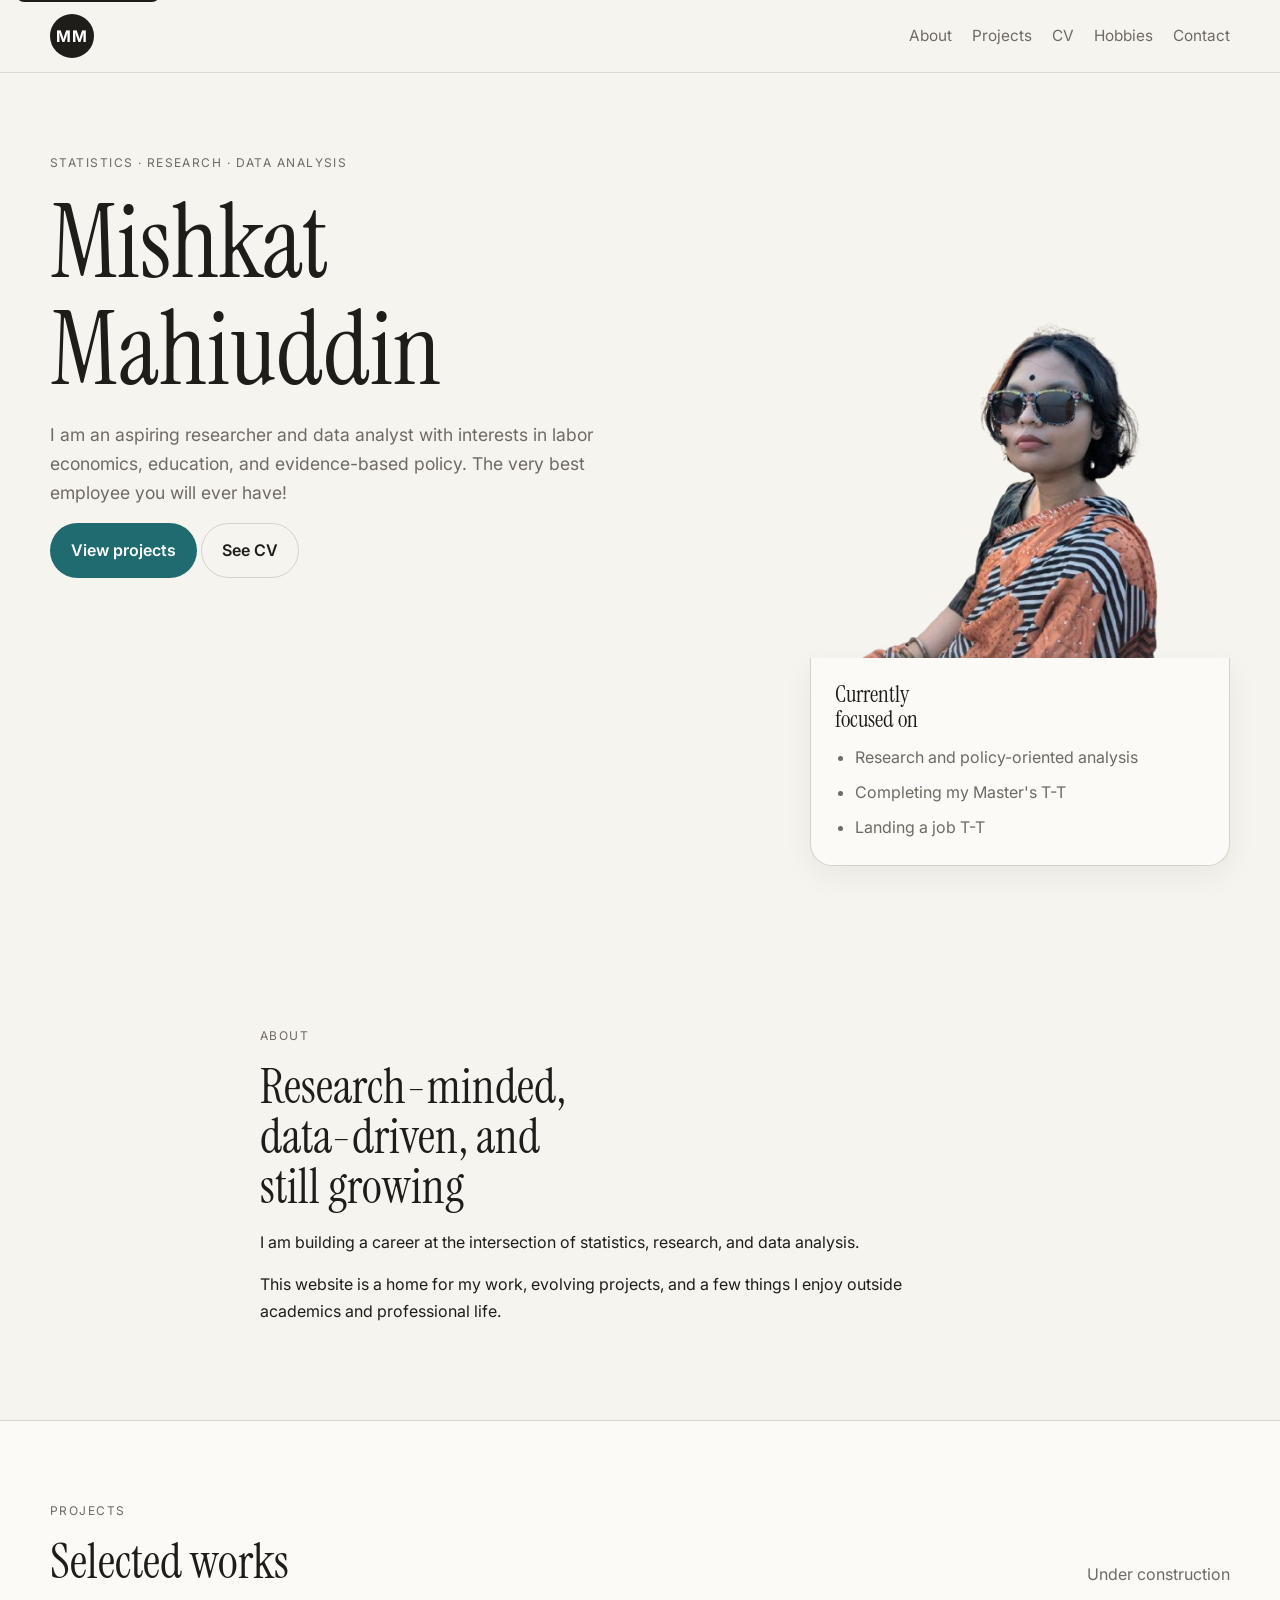
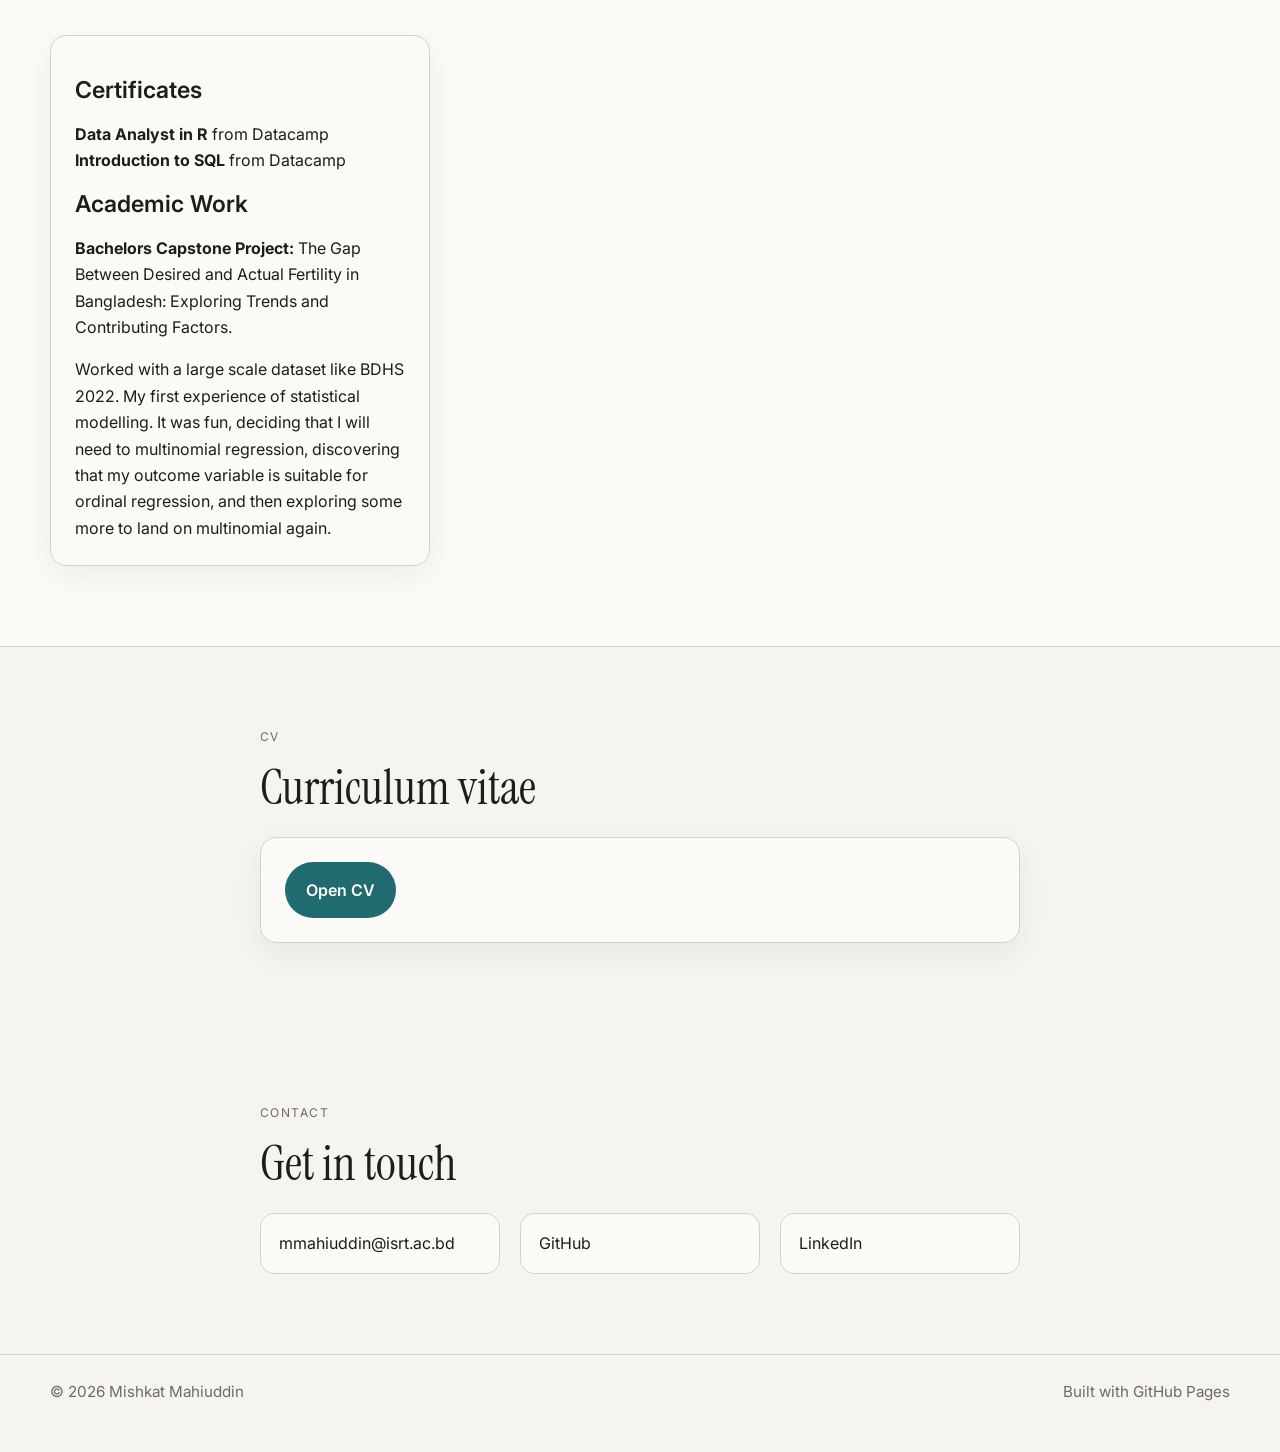
<file: index.html>
<!DOCTYPE html>
<html lang="en">
<head>
  <meta charset="UTF-8" />
  <meta name="viewport" content="width=device-width, initial-scale=1.0" />
  <title>Mishkat Mahiuddin</title>
  <meta
    name="description"
    content="Personal website of Mishkat Mahiuddin, an aspiring researcher and data analyst."
  />
  <link rel="preconnect" href="https://fonts.googleapis.com" />
  <link rel="preconnect" href="https://fonts.gstatic.com" crossorigin />
  <link
    href="https://fonts.googleapis.com/css2?family=Instrument+Serif:ital@0;1&family=Inter:wght@400;500;600;700&display=swap"
    rel="stylesheet"
  />
  <link rel="stylesheet" href="style.css" />
</head>
<body>
  <a class="skip-link" href="#main">Skip to content</a>

  <header class="site-header">
    <div class="container nav-wrap">
      <a href="index.html" class="brand">MM</a>
      <nav class="nav" aria-label="Main navigation">
        <a href="#about">About</a>
        <a href="#projects">Projects</a>
        <a href="#cv">CV</a>
        <a href="hobbies.html">Hobbies</a>
        <a href="#contact">Contact</a>
      </nav>
    </div>
  </header>

  <main id="main">

  <section class="hero section">
  <div class="container hero-grid">
    <div class="hero-copy">
      <p class="eyebrow">Statistics · Research · Data Analysis</p>
      <h1>Mishkat Mahiuddin</h1>
      <p class="hero-text">
        I am an aspiring researcher and data analyst with interests in labor economics,
        education, and evidence-based policy. The very best employee you will ever have! 
      </p>

      <div class="hero-actions">
        <a class="button button-primary" href="#projects">View projects</a>
        <a class="button button-secondary" href="#cv">See CV</a>
      </div>
    </div>

    <div class="hero-side">
      <img
        class="profile-photo free-photo"
        src="assets/profile.png"
        alt="Portrait of Mishkat Mahiuddin"
        width="520"
        height="700"
      />

      <div class="hero-card quick-profile" aria-label="Quick profile">
        <h2>Currently focused on</h2>
        <ul class="meta-list">
          <li>Research and policy-oriented analysis</li>
          <li>Completing my Master's T-T</li>
          <li>Landing a job T-T</li>
        </ul>
      </div>
    </div>
  </div>
</section>
    <section id="about" class="section">
      <div class="container narrow">
        <p class="section-label">About</p>
        <h2>Research-minded, data-driven, and still growing</h2>
        <p>
          I am building a career at the intersection of statistics, research, and data analysis.
        </p>
        <p>
          This website is a home for my work, evolving projects, and a few things I enjoy outside
          academics and professional life.
        </p>
      </div>
    </section>

    <section id="projects" class="section section-alt">
      <div class="container">
        <div class="section-head">
          <div>
            <p class="section-label">Projects</p>
            <h2>Selected works</h2>
          </div>
          <p class="section-note">
            Under construction
          </p>
        </div>

        <div class="card-grid">
          <article class="project-card">
            <p class="card-tag"></p>
            <h3>Certificates</h3>
            <p>
             <a href="assets/certificate.pdf" target="_blank" rel="noopener noreferrer">
  <b>Data Analyst in R</b> from Datacamp
</a>
               <a href="assets/certificate_2.pdf" target="_blank" rel="noopener noreferrer">
  <b>Introduction to SQL</b> from Datacamp
</a>
            <!-- </p>
            <p class="card-meta">Example: Labor market analysis · R / Stata</p>
            <a class="text-link" href="#">Project page or GitHub link later</a>
          </article>

          <article class="project-card">
            <p class="card-tag">Coming soon</p>
           <!-- <h3>Data Analysis Project</h3> 
            <p>
              Add a summary of your analysis, visualization, or policy-related work in 2–3 lines.
            </p>
            <p class="card-meta">Example: Survey data · Regression · Visualization</p>
            <a class="text-link" href="#">Add report or repository later</a>
          </article>

          <article class="project-card">
            <p class="card-tag"> /p> -->
            <h3>Academic Work</h3>
            <p>
              <b>Bachelors Capstone Project:</b> The Gap Between Desired and Actual Fertility in Bangladesh: Exploring Trends and
Contributing Factors.
            </p>
            <p class="card-meta"></p>
            Worked with a large scale dataset like BDHS 2022. My first experience of statistical modelling. It was fun, deciding that I will need to 
            multinomial regression, discovering that my outcome variable is suitable for ordinal regression, and then exploring some more to land on multinomial again.
          </article>
        </div>
      </div>
    </section> 

    <section id="cv" class="section">
      <div class="container narrow">
        <p class="section-label">CV</p>
        <h2>Curriculum vitae</h2>
        
        <div class="cv-box">
          <a class="button button-primary" href="assets/cv.pdf" target="_blank" rel="noopener noreferrer">
            Open CV
          </a>
        </div>
      </div>
    </section>

   <!-- <section class="section section-alt">
      <div class="container">
        <div class="section-head">
          <div>
            <p class="section-label">Beyond work</p>
            <h2>A little more personal</h2>
          </div>
          <a class="button button-secondary" href="hobbies.html">Visit hobbies page</a>
        </div>

        <div class="two-col">
          <div class="info-card">
            <h3>Photography</h3>
            <p>
              A space to share photos, visual observations, and moments I want to keep.
            </p>
          </div>
          <div class="info-card">
            <h3>Crochet</h3>
            <p>
              A small page for handmade projects, experiments, and things I am learning over time.
            </p>
          </div>
        </div>
      </div>
    </section> -->

    <section id="contact" class="section">
      <div class="container narrow">
        <p class="section-label">Contact</p>
        <h2>Get in touch</h2>
        </p>
        <div class="contact-list">
          <a href="mailto:mmahiuddin@isrt.ac.bd">mmahiuddin@isrt.ac.bd</a>
          <a href="https://github.com/mm-hash" target="_blank" rel="noopener noreferrer">GitHub</a>
          <a href="https://www.linkedin.com/in/mkat-mahiuddin/" target="_blank" rel="noopener noreferrer">LinkedIn</a>
        </div>
      </div>
    </section>
  </main>

  <footer class="site-footer">
    <div class="container footer-wrap">
      <p>© 2026 Mishkat Mahiuddin</p>
      <p>Built with GitHub Pages</p>
    </div>
  </footer>
</body>
</html>
</file>
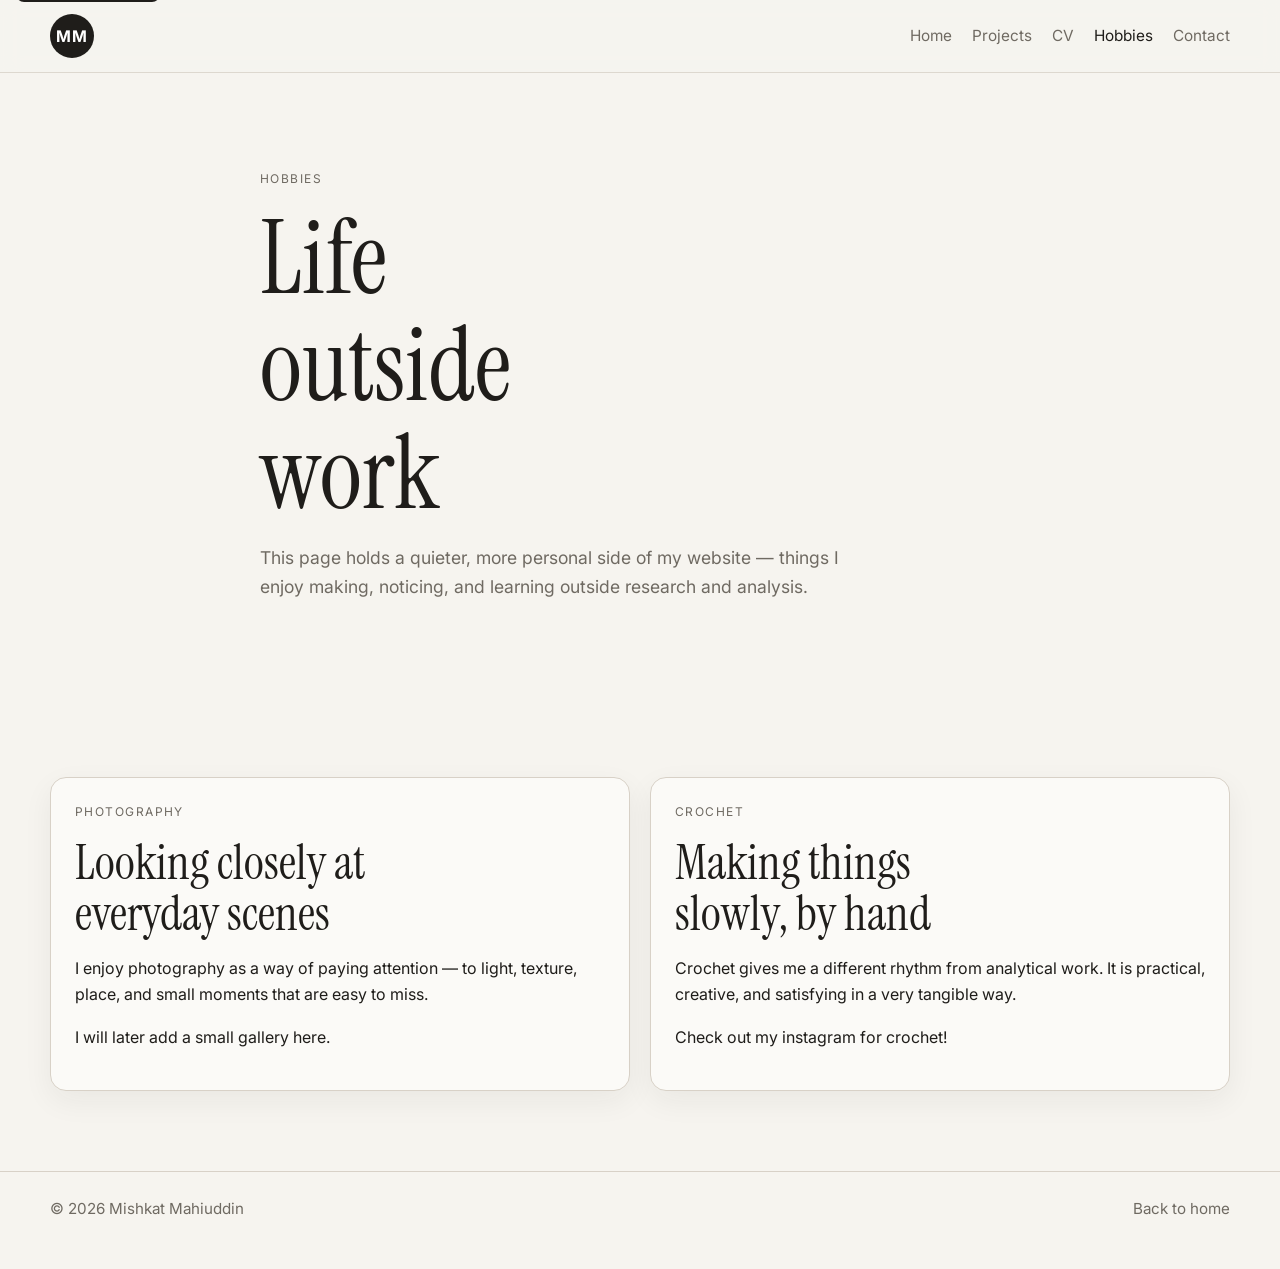
<file: hobbies.html>
<!DOCTYPE html>
<html lang="en">
<head>
  <meta charset="UTF-8" />
  <meta name="viewport" content="width=device-width, initial-scale=1.0" />
  <title>Hobbies | Mishkat Mahiuddin</title>
  <meta
    name="description"
    content="Hobbies and interests of Mishkat Mahiuddin, including photography and crochet."
  />
  <link rel="preconnect" href="https://fonts.googleapis.com" />
  <link rel="preconnect" href="https://fonts.gstatic.com" crossorigin />
  <link
    href="https://fonts.googleapis.com/css2?family=Instrument+Serif:ital@0;1&family=Inter:wght@400;500;600;700&display=swap"
    rel="stylesheet"
  />
  <link rel="stylesheet" href="style.css" />
</head>
<body>
  <a class="skip-link" href="#main">Skip to content</a>

  <header class="site-header">
    <div class="container nav-wrap">
      <a href="index.html" class="brand">MM</a>
      <nav class="nav" aria-label="Main navigation">
        <a href="index.html">Home</a>
        <a href="index.html#projects">Projects</a>
        <a href="index.html#cv">CV</a>
        <a href="hobbies.html" aria-current="page">Hobbies</a>
        <a href="index.html#contact">Contact</a>
      </nav>
    </div>
  </header>

  <main id="main">
    <section class="section page-hero">
      <div class="container narrow">
        <p class="section-label">Hobbies</p>
        <h1>Life outside work</h1>
        <p class="hero-text">
          This page holds a quieter, more personal side of my website — things I enjoy making,
          noticing, and learning outside research and analysis.
        </p>
      </div>
    </section>

    <section class="section">
      <div class="container">
        <div class="hobby-grid">
          <article class="hobby-card">
            <p class="card-tag">Photography</p>
            <h2>Looking closely at everyday scenes</h2>
            <p>
              I enjoy photography as a way of paying attention — to light, texture, place, and small
              moments that are easy to miss.
            </p>
            <p>
             I will later add a small gallery here.
            </p>
          </article>

          <article class="hobby-card">
            <p class="card-tag">Crochet</p>
            <h2>Making things slowly, by hand</h2>
            <p>
              Crochet gives me a different rhythm from analytical work. It is practical, creative,
              and satisfying in a very tangible way.
            </p>
            <p>
            <a href="https://www.instagram.com/hobby.kat/?hl=en" class="custom-link" target="_blank" rel="noopener noreferrer">
  Check out my instagram for crochet!
</a>
            </p>
          </article>
        </div>
      </div>
    </section>

   <!-- <section class="section section-alt">
      <div class="container narrow">
        <p class="section-label">Future additions</p>
        <h2>Ideas for this page</h2>
        <ul class="plain-list">
          <li>Add 4–6 favorite photos in a simple grid.</li>
          <li>Add captions for when or where a photo was taken.</li>
          <li>Add a few crochet projects with images and short notes.</li>
          <li>Add a small “currently enjoying” section if you want.</li> 
        </ul>
      </div>
    </section> -->
  </main> 

  <footer class="site-footer">
    <div class="container footer-wrap">
      <p>© 2026 Mishkat Mahiuddin</p>
      <a href="index.html">Back to home</a>
    </div>
  </footer>
</body>
</html>
</file>
<file: style.css>
:root {
  --bg: #f6f4ef;
  --surface: #fbfaf7;
  --surface-2: #efeae2;
  --text: #1f1d1a;
  --muted: #6f6a62;
  --border: #d8d1c7;
  --accent: #1f6b70;
  --accent-dark: #184f53;
  --shadow: 0 10px 30px rgba(31, 29, 26, 0.06);

  --container: 1180px;
  --narrow: 760px;

  --font-body: "Inter", sans-serif;
  --font-display: "Instrument Serif", serif;

  --radius-lg: 22px;
  --radius-md: 16px;
}

*,
*::before,
*::after {
  box-sizing: border-box;
}

html {
  scroll-behavior: smooth;
}

body {
  margin: 0;
  background: var(--bg);
  color: var(--text);
  font-family: var(--font-body);
  line-height: 1.65;
}

img {
  max-width: 100%;
  height: auto;
  display: block;
}

a {
  color: inherit;
  text-decoration: none;
}

code {
  font-family: ui-monospace, SFMono-Regular, Menlo, Consolas, monospace;
  background: var(--surface-2);
  padding: 0.15rem 0.4rem;
  border-radius: 6px;
  font-size: 0.95em;
}

.skip-link {
  position: absolute;
  left: 1rem;
  top: -3rem;
  background: var(--text);
  color: #fff;
  padding: 0.75rem 1rem;
  border-radius: 8px;
  z-index: 100;
}

.skip-link:focus {
  top: 1rem;
}

.container {
  width: min(100% - 2rem, var(--container));
  margin-inline: auto;
}

.narrow {
  width: min(100%, var(--narrow));
}

.section {
  padding: 5rem 0;
}

.section-alt {
  background: var(--surface);
  border-top: 1px solid var(--border);
  border-bottom: 1px solid var(--border);
}

.site-header {
  position: sticky;
  top: 0;
  z-index: 50;
  background: rgba(246, 244, 239, 0.9);
  backdrop-filter: blur(10px);
  border-bottom: 1px solid rgba(216, 209, 199, 0.8);
}

.nav-wrap {
  min-height: 72px;
  display: flex;
  align-items: center;
  justify-content: space-between;
  gap: 1rem;
}

.brand {
  width: 44px;
  height: 44px;
  border-radius: 999px;
  display: grid;
  place-items: center;
  background: var(--text);
  color: #fff;
  font-weight: 700;
  letter-spacing: 0.04em;
}

.nav {
  display: flex;
  flex-wrap: wrap;
  gap: 1rem 1.25rem;
}

.nav a {
  color: var(--muted);
  font-size: 0.96rem;
}

.nav a:hover,
.nav a[aria-current="page"] {
  color: var(--text);
}

.eyebrow,
.section-label,
.card-tag {
  text-transform: uppercase;
  letter-spacing: 0.12em;
  font-size: 0.75rem;
  color: var(--muted);
}

h1,
h2,
h3 {
  margin: 0 0 1rem;
  line-height: 1.05;
  font-weight: 400;
  font-family: var(--font-display);
}

h1 {
  font-size: clamp(3.6rem, 8vw, 6.6rem);
  max-width: 7ch;
}

h2 {
  font-size: clamp(2rem, 4vw, 3rem);
  max-width: 14ch;
}

h3 {
  font-size: 1.45rem;
}

p {
  margin: 0 0 1rem;
  max-width: 68ch;
}

.hero-text {
  font-size: 1.1rem;
  color: var(--muted);
  max-width: 56ch;
}

.hero-grid {
  display: grid;
  grid-template-columns: minmax(0, 1.3fr) minmax(280px, 420px);
  gap: 3rem;
  align-items: start;
}

.hero-copy {
  display: flex;
  flex-direction: column;
}

.hero-side {
  display: flex;
  flex-direction: column;
  gap: 0;
  align-items: stretch;
}

.free-photo {
  display: block;
  width: 100%;
  height: auto;
  max-width: 380px;
  margin-left: auto;
  margin-right: 0;
  border: 0;
  border-radius: 0;
  box-shadow: none;
  background: transparent;
}

.quick-profile {
  margin-top: 0.5rem;
  width: 100%;
  padding: 1.5rem;
}
.hero-card,
.project-card,
.info-card,
.hobby-card,
.cv-box {
  background: var(--surface);
  border: 1px solid var(--border);
  box-shadow: var(--shadow);
}

.quick-profile {
  width: 100%;
  margin: 0;
  padding: 1.5rem;
  border-top: 0;
  border-radius: 0 0 var(--radius-lg) var(--radius-lg);
}

.quick-profile h2 {
  font-size: 1.45rem;
  margin-bottom: 0.8rem;
  max-width: 10ch;
}

.meta-list {
  margin: 0;
  padding-left: 1.25rem;
  color: var(--muted);
}

.meta-list li + li {
  margin-top: 0.55rem;
}

.button {
  display: inline-flex;
  align-items: center;
  justify-content: center;
  min-height: 44px;
  padding: 0.85rem 1.25rem;
  border-radius: 999px;
  font-weight: 600;
  transition: 180ms ease;
  border: 1px solid transparent;
}

.button-primary {
  background: var(--accent);
  color: #fff;
}

.button-primary:hover {
  background: var(--accent-dark);
}

.button-secondary {
  background: transparent;
  border-color: var(--border);
}

.button-secondary:hover {
  background: var(--surface);
}

.section-head {
  display: flex;
  align-items: end;
  justify-content: space-between;
  gap: 1rem 2rem;
  margin-bottom: 2rem;
}

.section-note {
  color: var(--muted);
  max-width: 34ch;
}

.card-grid,
.two-col,
.hobby-grid,
.contact-list {
  display: grid;
  gap: 1.25rem;
}

.card-grid {
  grid-template-columns: repeat(3, minmax(0, 1fr));
}

.two-col,
.hobby-grid {
  grid-template-columns: repeat(2, minmax(0, 1fr));
}

.project-card,
.info-card,
.hobby-card {
  padding: 1.5rem;
  border-radius: var(--radius-md);
}

.project-card h3,
.info-card h3 {
  margin-top: 0.5rem;
  font-family: var(--font-body);
  font-weight: 600;
  line-height: 1.25;
}

.card-meta {
  color: var(--muted);
  font-size: 0.95rem;
}

.text-link {
  color: var(--accent);
  font-weight: 600;
}

.cv-box {
  padding: 1.5rem;
  margin-top: 1.5rem;
  border-radius: var(--radius-md);
}

.contact-list {
  grid-template-columns: repeat(auto-fit, minmax(200px, 1fr));
  margin-top: 1.5rem;
}

.contact-list a {
  display: block;
  padding: 1rem 1.1rem;
  background: var(--surface);
  border: 1px solid var(--border);
  border-radius: 14px;
}

.contact-list a:hover {
  border-color: var(--accent);
  color: var(--accent);
}

.page-hero {
  padding-top: 6rem;
}

.plain-list {
  padding-left: 1.2rem;
  margin: 1rem 0 0;
}

.plain-list li {
  margin-bottom: 0.75rem;
}

.site-footer {
  padding: 1.5rem 0 2rem;
  border-top: 1px solid var(--border);
}

.footer-wrap {
  display: flex;
  justify-content: space-between;
  gap: 1rem;
  flex-wrap: wrap;
  color: var(--muted);
  font-size: 0.95rem;
}

@media (max-width: 980px) {
  .hero-grid {
    grid-template-columns: 1fr;
    gap: 2rem;
  }

  .hero-side {
    max-width: 380px;
  }

  .card-grid,
  .two-col,
  .hobby-grid {
    grid-template-columns: 1fr;
  }

  .section-head {
    flex-direction: column;
    align-items: start;
  }
}

@media (max-width: 640px) {
  .section {
    padding: 4rem 0;
  }

  .nav-wrap {
    flex-direction: column;
    align-items: flex-start;
    padding: 0.9rem 0;
  }

  .nav {
    gap: 0.8rem 1rem;
  }

  .hero {
    padding-top: 3.5rem;
  }

  h1 {
    max-width: 8ch;
    font-size: clamp(3rem, 16vw, 4.8rem);
  }

  .hero-actions {
    flex-direction: column;
  }

  .button {
    width: 100%;
  }

  .hero-side {
    max-width: 100%;
  }
a.custom-link,
a.custom-link:link,
a.custom-link:visited {
  color: #1f6b70 !important;
  text-decoration: underline !important;
}

a.custom-link:hover,
a.custom-link:focus {
  color: #184f53 !important;
}

a.custom-link:active {
  color: #b04a2b !important;
}
}
</file>
